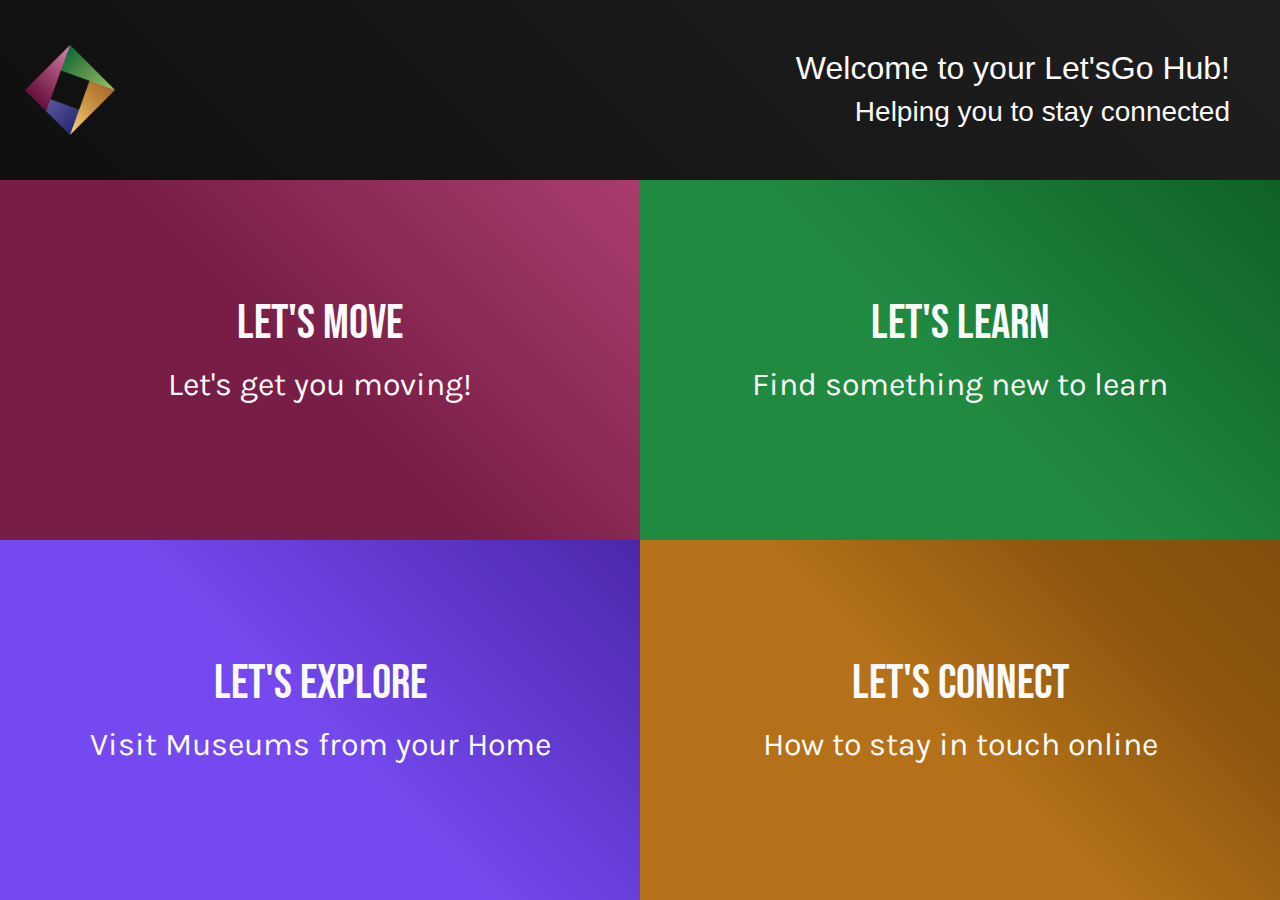
<file: index.html>
<!DOCTYPE html>
<html lang="en">
  <head>
  <link rel="icon" type="assets/images/logo.png" href="assets/images/favicon.png"/>
    <meta charset="UTF-8" />
    <meta name="viewport" content="width=device-width, initial-scale=1.0" />
    <meta http-equiv="X-UA-Compatible" content="ie=edge" />
    <link
      rel="stylesheet"
      href="https://cdnjs.cloudflare.com/ajax/libs/twitter-bootstrap/4.5.0/css/bootstrap.min.css"
    />
    <link
      rel="stylesheet"
      href="https://cdnjs.cloudflare.com/ajax/libs/font-awesome/5.13.0/css/all.min.css"
    />
    <link rel="stylesheet" href="assets/css/style.css" />
    <title>Connecting Together Team 7</title>
  </head>
  <body>
    <header>
      <div class="logo-lp">
        <a href="index.html">
        <img src="assets/images/logo.png">
        </a>
      </div>
      <div class="header-text">
        <h1>Welcome to your Let'sGo Hub!</h1>
        <h2>Helping you to stay connected</h2>
        <p>Choose a Category and let's going!</p>
      </div>
    </header>
    <div class="nav-container">
      <a href="move.html" class="nav-links">
        <div class="quadrant q-1">
          <div class="nav-text">
            <h2 class="h2-font">Let's Move</h2>
            <p>Let's get you moving!</p>
          </div>
        </div>
      </a>

      <a href="learn.html" class="nav-links">
        <div class="quadrant q-2">
          <div class="nav-text">
            <h2 class="h2-font">Let's Learn</h2>
            <p>Find something new to learn</p>
          </div>
        </div>
      </a>

      <a href="explore.html" class="nav-links">
        <div class="quadrant q-3">
          <div class="nav-text">
            <h2 class="h2-font">Let's explore</h2>
            <p>Visit Museums from your Home</p>
          </div>
        </div>
      </a>
      <a href="connect.html" class="nav-links">
        <div class="quadrant q-4">
          <div class="nav-text">
            <h2 class="h2-font">Let's Connect</h2>
            <p>How to stay in touch online</p>
          </div>
        </div>
      </a>
    </div>

    <script src="https://cdnjs.cloudflare.com/ajax/libs/jquery/3.5.1/jquery.slim.min.js"></script>
    <script src="https://cdnjs.cloudflare.com/ajax/libs/popper.js/1.16.1/umd/popper.min.js"></script>
    <script src="https://cdnjs.cloudflare.com/ajax/libs/twitter-bootstrap/4.5.0/js/bootstrap.min.js"></script>
  </body>
</html>
</file>
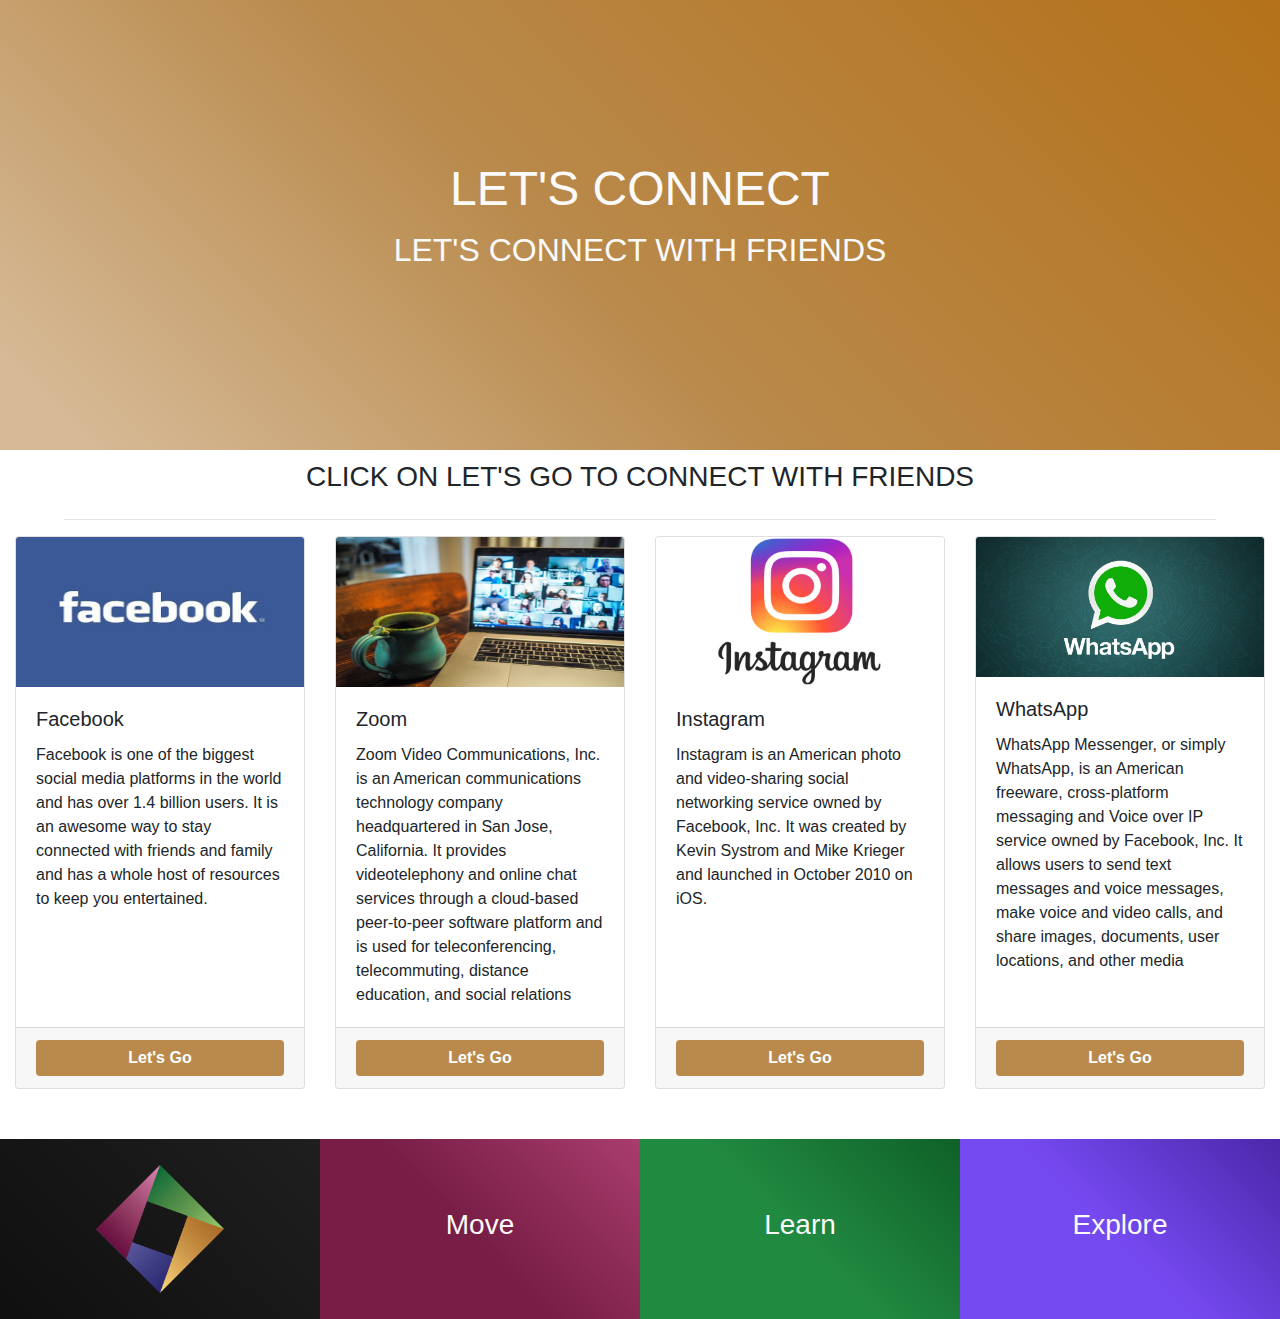
<file: connect.html>
<!DOCTYPE html>
<html lang="en">
  <head>
    <meta charset="UTF-8" />
    <meta name="viewport" content="width=device-width, initial-scale=1.0" />
    <meta http-equiv="X-UA-Compatible" content="ie=edge" />
    <link
      rel="stylesheet"
      href="https://cdnjs.cloudflare.com/ajax/libs/twitter-bootstrap/4.5.0/css/bootstrap.min.css"
    />
    <link
      rel="stylesheet"
      href="https://cdnjs.cloudflare.com/ajax/libs/font-awesome/5.13.0/css/all.min.css"
    />
    <link rel="stylesheet" href="assets/css/connect.css" />
    <title>Document</title>
</head>
<body>
    <div class="nav-container">
      <a href="index.html" class="nav-links">
        <div class="hero-connect main">
          <div class="nav-text">
            <h2>Let's Connect</h2>
            <p>Let's Connect With Friends</p> 
            
          </div>
        </div>
      </a>
      </div>
<!---------------------------------------------------------------------------------------Card Deck-->
<h3 class="connect-h3">Click on let's go to connect with friends</h3>
<h3 class="connect-h3-2">Scroll through to find places to connect with friends</h3>
<hr class="hr-rule">
<div class="card-deck">

    <!------------------------------------------------------------------------------------------------------------------------------------Facebook Modal-->
		<div class="card">
			<img src="assets/images/learn-facebook.jpg" class="card-img-top" alt="facebook on a computer"/>
			<div class="card-body">
				<h5 class="card-title">Facebook</h5>
				<p class="card-text">
					Facebook is one of the biggest social media platforms in the world and has over 1.4 billion users. It is an awesome way to stay connected with friends and family and has a whole host of resources to keep you entertained.
				</p>
			</div>
			<div class="card-footer">
				<button type="button" class="btn btn-success btn-block" data-toggle="modal" data-target="#facebookModalCenter">
            Let's Go
          </button>
				<!-- Modal -->
				<div class="modal fade" id="facebookModalCenter" tabindex="-1" role="dialog"
					aria-labelledby="facebookModalCenterTitle" aria-hidden="true">
					<div class="modal-dialog modal-dialog-centered" role="document">
						<div class="modal-content">
							<div class="modal-header">
								<h5 class="modal-title" id="facebookModalLongTitle">Facebook</h5>
								<button type="button" class="close" data-dismiss="modal" aria-label="Close">
                    <span aria-hidden="true">&times;</span>
                  </button>
							</div>
							<div class="modal-body">
								<div class="videoWrapper">
									<!-- Copy & Pasted from YouTube -->
									<iframe width="560" height="315" src="https://www.youtube.com/embed/ZSFyB_I9QnI" frameborder="0" allow="accelerometer; autoplay; encrypted-media; gyroscope; picture-in-picture" allowfullscreen></iframe>
								</div>
							</div>
							<div class="modal-footer">
								<button type="button" class="btn btn-success" data-dismiss="modal">
                    Close
                  </button>
							</div>
						</div>
					</div>
				</div>
			</div>
		</div>
        <!--------------------------------------------------------------------------------------------------------------Zoom-->

  <div class="card">
			<img src="assets/images/learn-zoom.jpg" class="card-img-top" alt="picture of confrence call on zoom"/>
			<div class="card-body">
				<h5 class="card-title">Zoom</h5>
				<p class="card-text">
					Zoom Video Communications, Inc. is an American communications technology company headquartered in San Jose, California. It provides videotelephony and online chat services through a cloud-based peer-to-peer software platform and is used for teleconferencing, telecommuting, distance education, and social relations
				</p>
			</div>
			<div class="card-footer">
				<button type="button" class="btn btn-success btn-block" data-toggle="modal" data-target="#zoomModalCenter">
            Let's Go
          </button>
				<!-- Modal -->
				<div class="modal fade" id="zoomModalCenter" tabindex="-1" role="dialog"
					aria-labelledby="zoomModalCenterTitle" aria-hidden="true">
					<div class="modal-dialog modal-dialog-centered" role="document">
						<div class="modal-content">
							<div class="modal-header">
								<h5 class="modal-title" id="zoomModalLongTitle">Zoom</h5>
								<button type="button" class="close" data-dismiss="modal" aria-label="Close">
                    <span aria-hidden="true">&times;</span>
                  </button>
							</div>
							<div class="modal-body">
								<div class="videoWrapper">
									<!-- Copy & Pasted from YouTube -->
									<iframe width="560" height="315" src="https://www.youtube.com/embed/hEQei3vnEV8" frameborder="0" allow="accelerometer; autoplay; encrypted-media; gyroscope; picture-in-picture" allowfullscreen></iframe>
								</div>
							</div>
							<div class="modal-footer">
								<button type="button" class="btn btn-success" data-dismiss="modal">
                    Close
                  </button>
							</div>
						</div>
					</div>
				</div>
			</div>
		</div>
        <!------------------------------------------------------------------------------------------------------------------------------------------Insta--->
   <div class="card">
			<img src="assets/images/learn-insta.jpg" class="card-img-top" alt="picture of confrence call on zoom"/>
			<div class="card-body">
				<h5 class="card-title">Instagram</h5>
				<p class="card-text">
					Instagram is an American photo and video-sharing social networking service owned by Facebook, Inc. It was created by Kevin Systrom and Mike Krieger and launched in October 2010 on iOS.
				</p>
			</div>
			<div class="card-footer">
				<button type="button" class="btn btn-success btn-block" data-toggle="modal" data-target="#instaModalCenter">
            Let's Go
          </button>
				<!-- Modal -->
				<div class="modal fade" id="instaModalCenter" tabindex="-1" role="dialog"
					aria-labelledby="instaModalCenterTitle" aria-hidden="true">
					<div class="modal-dialog modal-dialog-centered" role="document">
						<div class="modal-content">
							<div class="modal-header">
								<h5 class="modal-title" id="instaModalLongTitle">Instagram</h5>
								<button type="button" class="close" data-dismiss="modal" aria-label="Close">
                    <span aria-hidden="true">&times;</span>
                  </button>
							</div>
							<div class="modal-body">
								<div class="videoWrapper">
									<!-- Copy & Pasted from YouTube -->
									<iframe width="560" height="315" src="https://www.youtube.com/embed/bLTDZbzKRew" frameborder="0" allow="accelerometer; autoplay; encrypted-media; gyroscope; picture-in-picture" allowfullscreen></iframe>
								</div>
							</div>
							<div class="modal-footer">
								<button type="button" class="btn btn-success" data-dismiss="modal">
                    Close
                  </button>
							</div>
						</div>
					</div>
				</div>
			</div>
		</div>

  <!-------------------------------------------------------------------------------------------------------------------------------------------------------Whatsapp-->
  <div class="card">
			<img src="assets/images/learn-whatsapp.jpg" class="card-img-top" alt="image of whatsapp logo"/>
			<div class="card-body">
				<h5 class="card-title">WhatsApp</h5>
				<p class="card-text">
					WhatsApp Messenger, or simply WhatsApp, is an American freeware, cross-platform messaging and Voice over IP service owned by Facebook, Inc. It allows users to send text messages and voice messages, make voice and video calls, and share images, documents, user locations, and other media
				</p>
			</div>
			<div class="card-footer">
				<button type="button" class="btn btn-success btn-block" data-toggle="modal" data-target="#whatsModalCenter">
            Let's Go
          </button>
				<!-- Modal -->
				<div class="modal fade" id="whatsModalCenter" tabindex="-1" role="dialog"
					aria-labelledby="whatsModalCenterTitle" aria-hidden="true">
					<div class="modal-dialog modal-dialog-centered" role="document">
						<div class="modal-content">
							<div class="modal-header">
								<h5 class="modal-title" id="whatsModalLongTitle">WhatsApp</h5>
								<button type="button" class="close" data-dismiss="modal" aria-label="Close">
                    <span aria-hidden="true">&times;</span>
                  </button>
							</div>
							<div class="modal-body">
								<div class="videoWrapper">
									<!-- Copy & Pasted from YouTube -->
									<iframe width="560" height="315" src="https://www.youtube.com/embed/k-vm46ldvhI" frameborder="0" allow="accelerometer; autoplay; encrypted-media; gyroscope; picture-in-picture" allowfullscreen></iframe>
								</div>
							</div>
							<div class="modal-footer">
								<button type="button" class="btn btn-success" data-dismiss="modal">
                    Close
                  </button>
							</div>
						</div>
					</div>
				</div>
			</div>
		</div>
</div>
        <footer>
    <div class="logo-container">
       <a href="index.html">  <img src="assets/images/logo.png" alt="Let's Go Company Logo"> </a>
    </div>

    <div class="text-container move">
        <a href="move.html"><h3>Move</h3></a>
    </div>
    <div class="text-container learn">
       <a href="learn.html"><h3>Learn</h3></a>
    </div>
    <div class="text-container explore">
       <a href="explore.html"><h3>Explore</h3></a>
    </div>
</footer>


   

     <script src="https://cdnjs.cloudflare.com/ajax/libs/jquery/3.5.1/jquery.slim.min.js"></script>
    <script src="https://cdnjs.cloudflare.com/ajax/libs/popper.js/1.16.1/umd/popper.min.js"></script>
    <script src="https://cdnjs.cloudflare.com/ajax/libs/twitter-bootstrap/4.5.0/js/bootstrap.min.js"></script>
</body>
</html>
</file>
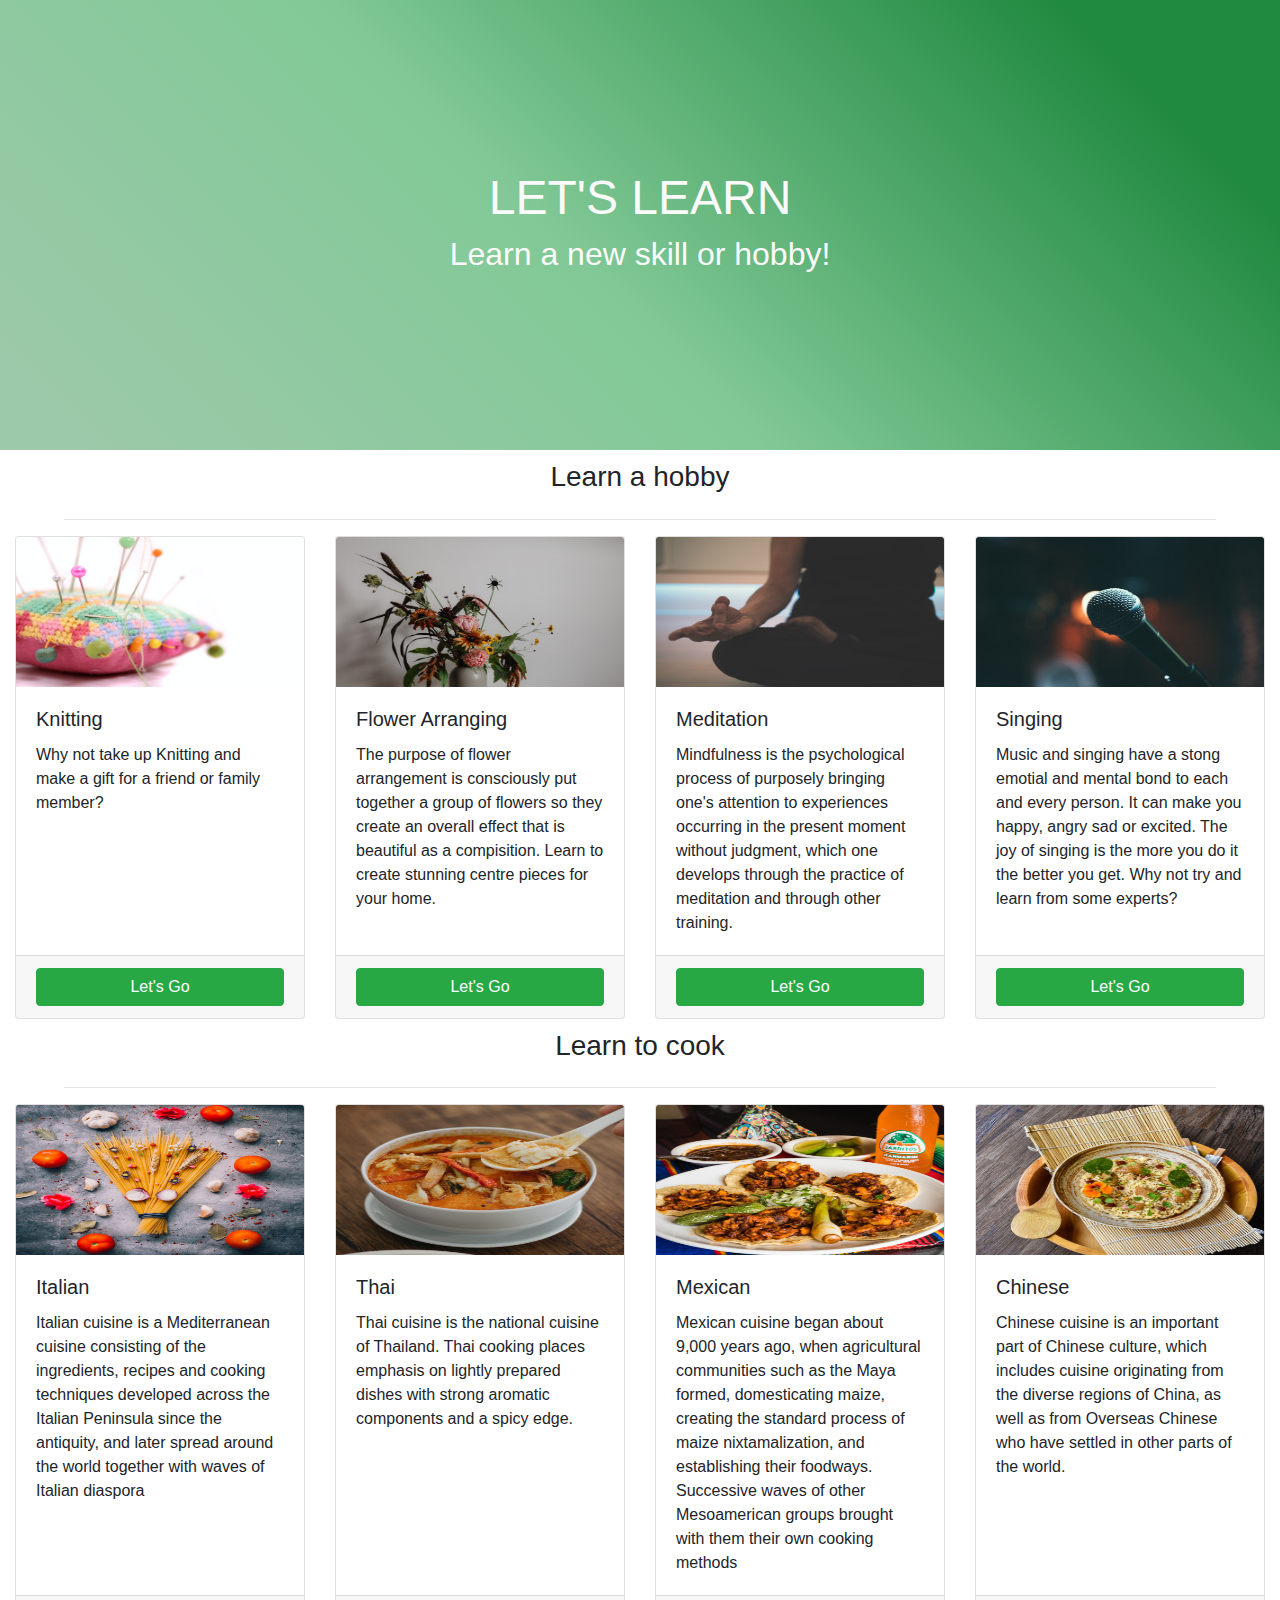
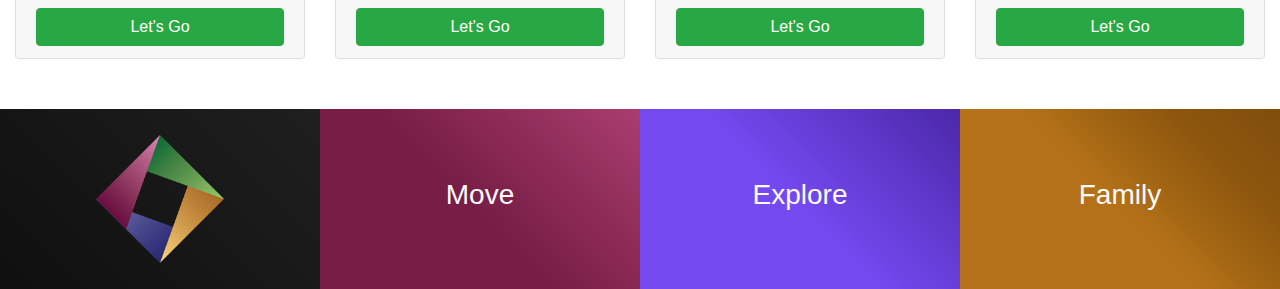
<file: learn.html>
<!DOCTYPE html>
<html lang="en">

<head>
	<meta charset="UTF-8" />
	<meta name="viewport" content="width=device-width, initial-scale=1.0" />
	<meta http-equiv="X-UA-Compatible" content="ie=edge" />
	<link rel="stylesheet"
		href="https://cdnjs.cloudflare.com/ajax/libs/twitter-bootstrap/4.5.0/css/bootstrap.min.css" />
	<link rel="stylesheet" href="https://cdnjs.cloudflare.com/ajax/libs/font-awesome/5.13.0/css/all.min.css" />
	<link rel="stylesheet" href="assets/css/learn.css" />
	<title>Document</title>
</head>

<body>
	<div class="nav-container">
		<a href="index.html" class="nav-links">
			<div class="hero-learn main">
				<div class="nav-text">
					<h2>Let's Learn</h2>
					<h5>Learn a new skill or hobby!</h5>
                    
				</div>
			</div>
            </a>
	</div>
	<!------------------------------------------------------------------------------------------------------------------------------------Card Deck-->
	<h3 class="learn-h3">Learn a hobby</h3>
	<hr class="hr-rule" />
	<div class="card-deck">

    <!------------------------------------------------------------------------------------------------------------------------------------Email Modal-->
		<div class="card">
			<img src="assets/images/learn-knitting.jpg" class="card-img-top" alt="wool and knitting needles"/>
			<div class="card-body">
				<h5 class="card-title">Knitting</h5>
				<p class="card-text myP">
					Why not take up Knitting and make a gift for a friend or family member?
				</p>
			</div>
			<div class="card-footer">
				<button type="button" class="btn btn-success btn-block" data-toggle="modal" data-target="#knittingModalCenter">
            Let's Go
          </button>
				<!-- Modal -->
				<div class="modal fade" id="knittingModalCenter" tabindex="-1" role="dialog"
					aria-labelledby="knittingModalCenterTitle" aria-hidden="true">
					<div class="modal-dialog modal-dialog-centered" role="document">
						<div class="modal-content">
							<div class="modal-header">
								<h5 class="modal-title" id="knittingModalLongTitle">Knitting</h5>
								<button type="button" class="close" data-dismiss="modal" aria-label="Close">
                    <span aria-hidden="true">&times;</span>
                  </button>
							</div>
							<div class="modal-body">
								<div class="videoWrapper">
									<!-- Copy & Pasted from YouTube -->
									<iframe width="560" height="315" src="https://www.youtube.com/embed/hM5M2Fu0RtY" frameborder="0" allow="accelerometer; autoplay; encrypted-media; gyroscope; picture-in-picture" allowfullscreen></iframe>
								</div>
							</div>
							<div class="modal-footer">
								<button type="button" class="btn btn-success" data-dismiss="modal">
                    Close
                  </button>
							</div>
						</div>
					</div>
				</div>
			</div>
		</div>
<!------------------------------------------------------------------------------------------------------------------------------------Facebook Modal-->
		<div class="card">
			<img src="assets/images/learn-flower.jpg" class="card-img-top" alt="flower arrangement on a table"/>
			<div class="card-body">
				<h5 class="card-title">Flower Arranging</h5>
				<p class="card-text">
					The purpose of flower arrangement is consciously put together a group of flowers so they create an overall effect that is beautiful as a compisition. Learn to create stunning centre pieces for your home.
				</p>
			</div>
			<div class="card-footer">
				<button type="button" class="btn btn-success btn-block" data-toggle="modal" data-target="#flowerModalCenter">
            Let's Go
          </button>
				<!-- Modal -->
				<div class="modal fade" id="flowerModalCenter" tabindex="-1" role="dialog"
					aria-labelledby="flowerModalCenterTitle" aria-hidden="true">
					<div class="modal-dialog modal-dialog-centered" role="document">
						<div class="modal-content">
							<div class="modal-header">
								<h5 class="modal-title" id="flowerModalLongTitle">
									Flower Arranging
								</h5>
								<button type="button" class="close" data-dismiss="modal" aria-label="Close">
                    <span aria-hidden="true">&times;</span>
                  </button>
							</div>
							<div class="modal-body">
								<div class="videoWrapper">
									<!-- Copy & Pasted from YouTube -->
									<iframe width="560" height="315" src="https://www.youtube.com/embed/sn6ZQHWwPm4" frameborder="0" allow="accelerometer; autoplay; encrypted-media; gyroscope; picture-in-picture" allowfullscreen></iframe>
								</div>
							</div>
							<div class="modal-footer">
								<button type="button" class="btn btn-success" data-dismiss="modal">
                    Close
                  </button>
							</div>
						</div>
					</div>
				</div>
			</div>
		</div>
<!------------------------------------------------------------------------------------------------------------------------------------Youtube Modal-->
		<div class="card">
			<img src="assets/images/learn-meditation.jpg" class="card-img-top" alt="picture of person meditating"/>
			<div class="card-body">
				<h5 class="card-title">Meditation</h5>
				<p class="card-text">
					Mindfulness is the psychological process of purposely bringing one's attention to experiences occurring in the present moment without judgment, which one develops through the practice of meditation and through other training.
				</p>
			</div>
			<div class="card-footer">

				<!-- Button trigger modal -->
				<button type="button" class="btn btn-success btn-block" data-toggle="modal" data-target="#meditationModalCenter">
            Let's Go
          </button>

				<!-- Modal -->
				<div class="modal fade" id="meditationModalCenter" tabindex="-1" role="dialog"
					aria-labelledby="meditationModalCenterTitle" aria-hidden="true">
					<div class="modal-dialog modal-dialog-centered" role="document">
						<div class="modal-content">
							<div class="modal-header">
								<h5 class="modal-title" id="meditationModalLongTitle">
									Meditation & Mindfullness
								</h5>
								<button type="button" class="close" data-dismiss="modal" aria-label="Close">
                    <span aria-hidden="true">&times;</span>
                  </button>
							</div>
							<div class="modal-body">
								<div class="videoWrapper">
									<!-- Copy & Pasted from YouTube -->
									<iframe width="560" height="315" src="https://www.youtube.com/embed/wPUWdhHDKS4" frameborder="0" allow="accelerometer; autoplay; encrypted-media; gyroscope; picture-in-picture" allowfullscreen></iframe>
								</div>
							</div>
							<div class="modal-footer">
								<button type="button" class="btn btn-success" data-dismiss="modal">
                    Close
                  </button>
							</div>
						</div>
					</div>
				</div>
			</div>
		</div>
<!------------------------------------------------------------------------------------------------------------------------------------Zoom Modal-->
		<div class="card">
			<img src="assets/images/learn-singing.jpg" class="card-img-top" alt="A microphone in dim light"/>
			<div class="card-body">
				<h5 class="card-title">Singing</h5>
				<p class="card-text">
					Music and singing have a stong emotial and mental bond to each and every person. It can make you happy, angry sad or excited. The joy of singing is the more you do it the better you get. Why not try and learn from some experts?
				</p>
			</div>
			<div class="card-footer">
				<button type="button" class="btn btn-success btn-block" data-toggle="modal" data-target="#singingModalCenter">
            Let's Go
          </button>
				<!-- Modal -->
				<div class="modal fade" id="singingModalCenter" tabindex="-1" role="dialog"
					aria-labelledby="singingModalCenterTitle" aria-hidden="true">
					<div class="modal-dialog modal-dialog-centered" role="document">
						<div class="modal-content">
							<div class="modal-header">
								<h5 class="modal-title" id="singingModalLongTitle">Singing & Music</h5>
								<button type="button" class="close" data-dismiss="modal" aria-label="Close">
                    <span aria-hidden="true">&times;</span>
                  </button>
							</div>
							<div class="modal-body">
								<div class="videoWrapper">
									<!-- Copy & Pasted from YouTube -->
									<iframe width="560" height="315" src="https://www.youtube.com/embed/Jn_IIOyTr_A" frameborder="0" allow="accelerometer; autoplay; encrypted-media; gyroscope; picture-in-picture" allowfullscreen></iframe>
								</div>
							</div>
							<div class="modal-footer">
								<button type="button" class="btn btn-success" data-dismiss="modal">
                  Close
                  </button>
							</div>
						</div>
					</div>
				</div>
			</div>
		</div>
	</div>
	<!------------------------------------------------------------------------------------------Food group cards-->
	<h3 class="learn-h3">Learn to cook</h3>

	<hr class="hr-rule" />

	<div class="card-deck">
    <!------------------------------------------------------------------------------------------------------------------------------------Italian Modal-->
		<div class="card">
			<img src="assets/images/learn-italian.jpg" class="card-img-top" alt="pasta on a table with spices"/>
			<div class="card-body">
				<h5 class="card-title">Italian</h5>
				<p class="card-text">
					Italian cuisine is a Mediterranean cuisine consisting of the ingredients, recipes and cooking techniques developed across the Italian Peninsula since the antiquity, and later spread around the world together with waves of Italian diaspora
				</p>
			</div>
			<div class="card-footer">
				<button type="button" class="btn btn-success  btn-block" data-toggle="modal" data-target="#italianModal">Let's Go</button>
				<!-- Modal -->
				<div class="modal fade" id="italianModal" tabindex="-1" role="dialog"
					aria-labelledby="italianModalCenterTitle" aria-hidden="true">
					<div class="modal-dialog modal-dialog-centered" role="document">
						<div class="modal-content">
							<div class="modal-header">
								<h5 class="modal-title" id="exampleModalLongTitle">
									Learn to Cook Italian
								</h5>
								<button type="button" class="close" data-dismiss="modal" aria-label="Close"><span aria-hidden="true">&times;</span></button>
							</div>
							<div class="modal-body">
								<div class="videoWrapper">
									<!-- Copy & Pasted from YouTube -->
									<iframe width="560" height="315" src="https://www.youtube.com/embed/MyPKPRv0q7s"
										frameborder="0"
										allow="accelerometer; autoplay; encrypted-media; gyroscope; picture-in-picture"
										allowfullscreen></iframe>
								</div>
							</div>
							<div class="modal-footer">
								<button type="button" class="btn btn-success" data-dismiss="modal">Close</button>
							</div>
						</div>
					</div>
				</div>
			</div>
		</div>
<!------------------------------------------------------------------------------------------------------------------------------------Thai Modal-->
		<div class="card">
			<img src="assets/images/learn-thai.jpg" class="card-img-top" alt="thai curry in a bowl"/>
			<div class="card-body">
				<h5 class="card-title">Thai</h5>
				<p class="card-text">
					Thai cuisine is the national cuisine of Thailand. Thai cooking places emphasis on lightly prepared dishes with strong aromatic components and a spicy edge.
				</p>
			</div>
			<div class="card-footer">
				<button type="button" class="btn btn-success btn-block" data-toggle="modal" data-target="#thaiModalCenter">Let's Go</button>

				<!-- Modal -->
				<div class="modal fade" id="thaiModalCenter" tabindex="-1" role="dialog"
					aria-labelledby="thaiModalCenterTitle" aria-hidden="true">
					<div class="modal-dialog modal-dialog-centered" role="document">
						<div class="modal-content">
							<div class="modal-header">
								<h5 class="modal-title" id="thaiModalLongTitle">Learn to cook Thai food</h5>
								<button type="button" class="close" data-dismiss="modal" aria-label="Close">
          <span aria-hidden="true">&times;</span>
        </button>
							</div>
							<div class="modal-body">
								<div class="videoWrapper">
									<!-- Copy & Pasted from YouTube -->
									<iframe width="560" height="315" src="https://www.youtube.com/embed/6kB3sfLM29Y"
										frameborder="0"
										allow="accelerometer; autoplay; encrypted-media; gyroscope; picture-in-picture"
										allowfullscreen></iframe>
								</div>
							</div>
							<div class="modal-footer">
								<button type="button" class="btn btn-success" data-dismiss="modal">Close</button>
							</div>
						</div>
					</div>
				</div>
			</div>
		</div>
<!------------------------------------------------------------------------------------------------------------------------------------Mexican Modal-->
		<div class="card">
			<img src="assets/images/learn-mexican.jpg" class="card-img-top" alt="plate of mexican foods"/>
			<div class="card-body">
				<h5 class="card-title">Mexican</h5>
				<p class="card-text">
					Mexican cuisine began about 9,000 years ago, when agricultural communities such as the Maya formed, domesticating maize, creating the standard process of maize nixtamalization, and establishing their foodways. Successive waves of other Mesoamerican groups brought with them their own cooking methods
				</p>
			</div>

			<div class="card-footer">
				<button type="button" class="btn btn-success btn-block" data-toggle="modal" data-target="#mexicanModalCenter">
  Let's Go
</button>

				<div class="modal fade" id="mexicanModalCenter" tabindex="-1" role="dialog"
					aria-labelledby="mexicanModalCenterTitle" aria-hidden="true">
					<div class="modal-dialog modal-dialog-centered" role="document">
						<div class="modal-content">
							<div class="modal-header">
								<h5 class="modal-title" id="mexicanModalLongTitle">Learn to cook mexican</h5>
								<button type="button" class="close" data-dismiss="modal" aria-label="Close">
          <span aria-hidden="true">&times;</span>
        </button>
							</div>
							<div class="modal-body">
								<div class="videoWrapper">
									<!-- Copy & Pasted from YouTube -->
									<iframe width="560" height="315" src="https://www.youtube.com/embed/kfNX6bLjVaE"
										frameborder="0"
										allow="accelerometer; autoplay; encrypted-media; gyroscope; picture-in-picture"
										allowfullscreen></iframe>
								</div>
							</div>
							<div class="modal-footer">
								<button type="button" class="btn btn-success" data-dismiss="modal">Close</button>
							</div>
						</div>
					</div>
				</div>

			</div>
		</div>
		<div class="card">
			<img src="assets/images/learn-chinese.jpg" class="card-img-top" alt="picture of chinese food"/>
			<div class="card-body">
				<h5 class="card-title">Chinese</h5>
				<p class="card-text">
					Chinese cuisine is an important part of Chinese culture, which includes cuisine originating from the diverse regions of China, as well as from Overseas Chinese who have settled in other parts of the world. 
				</p>
			</div>
			<div class="card-footer">
				<button type="button" class="btn btn-success btn-block" data-toggle="modal" data-target="#chineseModalCenter">
  Let's Go
</button>
				<!-- Modal -->
				<div class="modal fade" id="chineseModalCenter" tabindex="-1" role="dialog"
					aria-labelledby="chineseModalCenterTitle" aria-hidden="true">
					<div class="modal-dialog modal-dialog-centered" role="document">
						<div class="modal-content">
							<div class="modal-header">
								<h5 class="modal-title" id="chineseModalLongTitle">Learn to cook Chinese Food</h5>
								<button type="button" class="close" data-dismiss="modal" aria-label="Close">
          <span aria-hidden="true">&times;</span>
        </button>
							</div>
							<div class="modal-body">
								<div class="videoWrapper">
									<!-- Copy & Pasted from YouTube -->
									<iframe width="560" height="315" src="https://www.youtube.com/embed/J3tCBVTgzLg"
										frameborder="0"
										allow="accelerometer; autoplay; encrypted-media; gyroscope; picture-in-picture"
										allowfullscreen></iframe>
								</div>
							</div>
							<div class="modal-footer">
								<button type="button" class="btn btn-success" data-dismiss="modal">Close</button>
							</div>
						</div>
					</div>
				</div>
			</div>
		</div>
	</div>
    <footer>
    <div class="logo-container">
       <a href="index.html">  <img src="assets/images/logo.png" alt="Let's Go Company Logo"> </a>
    </div>

    <div class="text-container move">
        <a href="move.html"><h3>Move</h3></a>
    </div>
    <div class="text-container explore">
       <a href="explore.html"><h3>Explore</h3></a>
    </div>
    <div class="text-container family">
       <a href="connect.html"><h3>Family</h3></a>
    </div>
</footer>
	<script src="https://cdnjs.cloudflare.com/ajax/libs/jquery/3.5.1/jquery.slim.min.js"></script>
	<script src="https://cdnjs.cloudflare.com/ajax/libs/popper.js/1.16.1/umd/popper.min.js"></script>
	<script src="https://cdnjs.cloudflare.com/ajax/libs/twitter-bootstrap/4.5.0/js/bootstrap.min.js"></script>
</body>

</html>
</file>
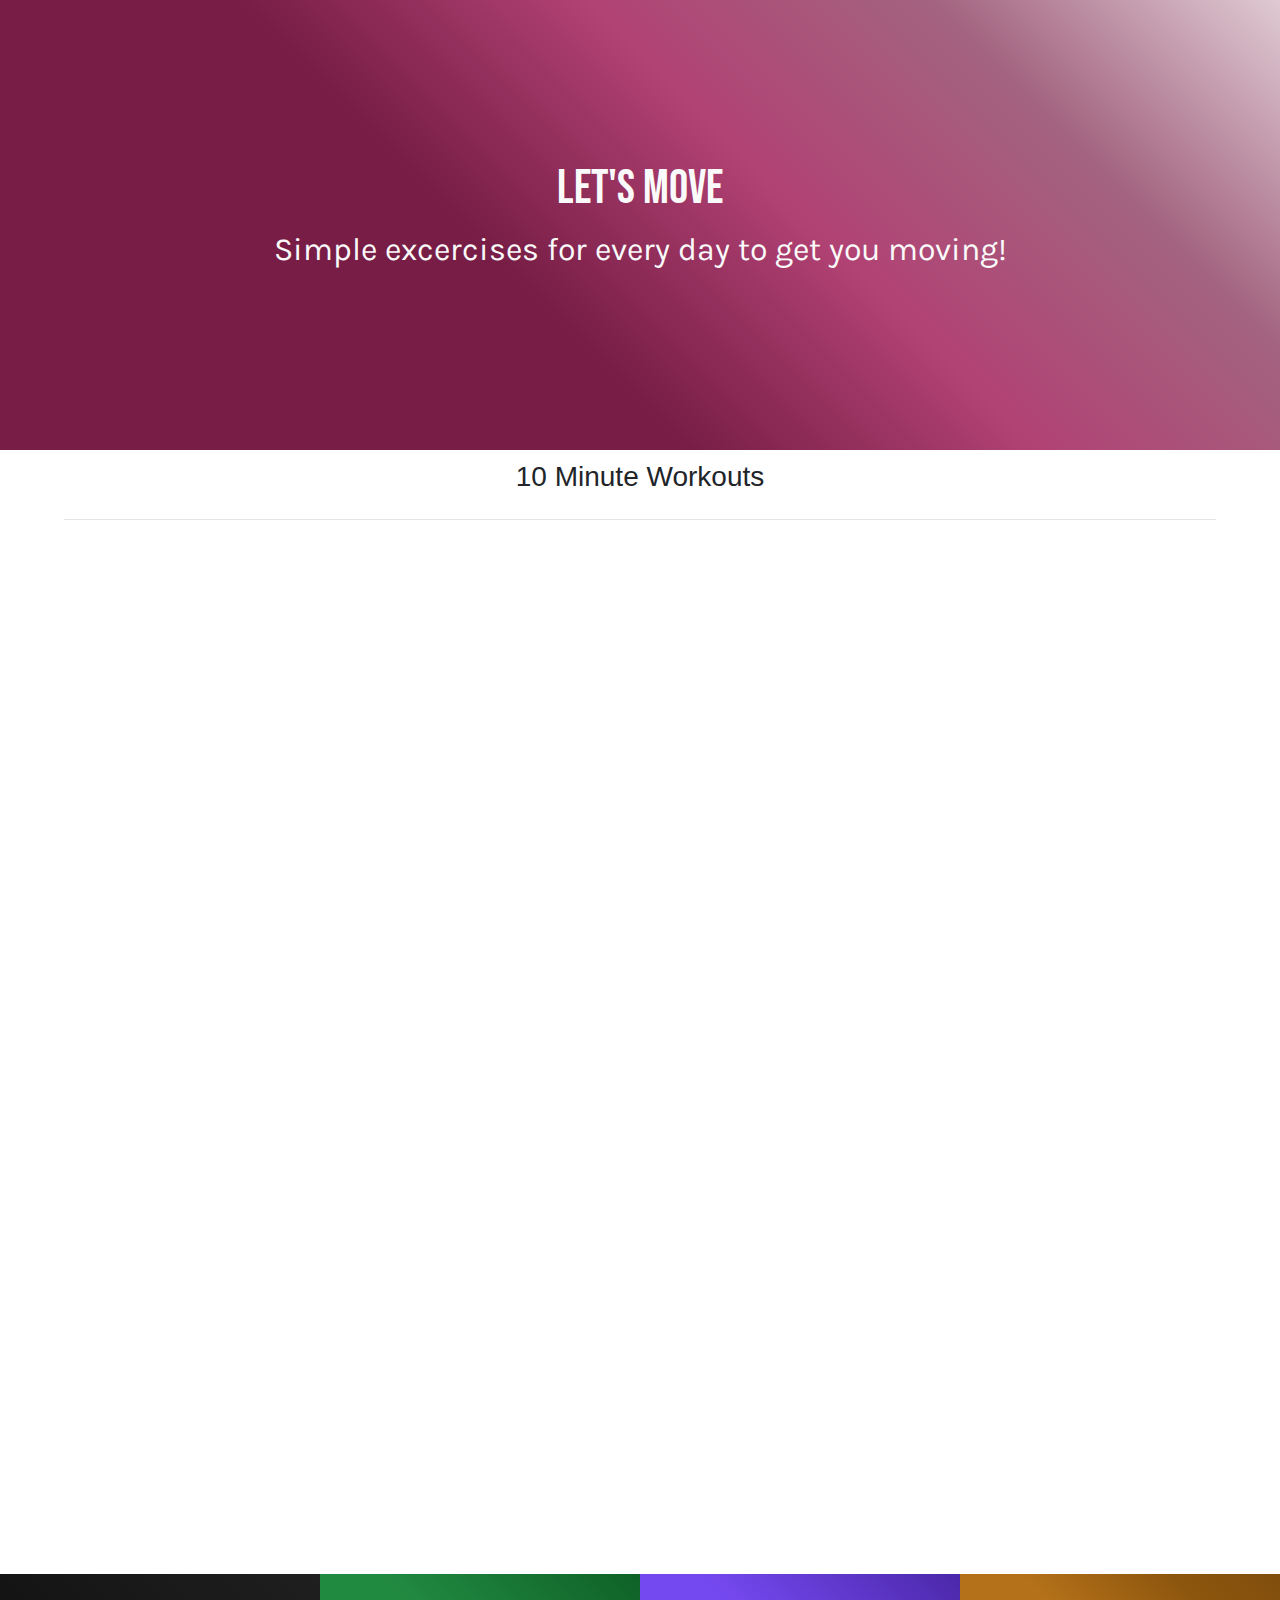
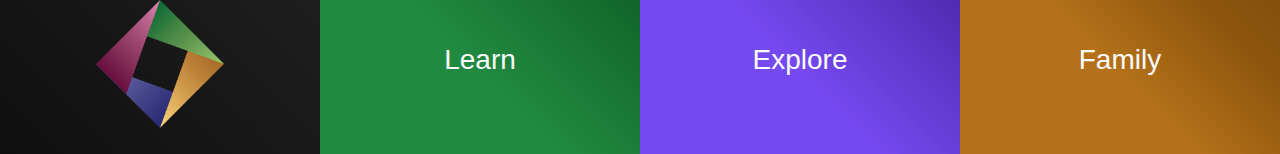
<file: move.html>
<!DOCTYPE html> 
<html lang="en">

  <head>
    <meta charset="UTF-8" />
    <meta name="viewport" content="width=device-width, initial-scale=1.0" />
    <link
      rel="stylesheet"
      href="https://cdnjs.cloudflare.com/ajax/libs/twitter-bootstrap/4.5.0/css/bootstrap.min.css"
    />
    <link
      rel="stylesheet"
      href="https://cdnjs.cloudflare.com/ajax/libs/font-awesome/5.13.0/css/all.min.css"
    />
    <link rel="stylesheet" href="assets/css/style.css" />
    <link rel="stylesheet" href="assets/css/learn.css" />
    <title>Let's Move!</title>
  </head>
  <body>
    <div class="nav-container">
      <a href="#" class="nav-links">
        <div class="hero-learn main2">
          <div class="nav-text">
            <h2>Let's Move</h2>
            <p>Simple excercises for every day to get you moving!</p>
          </div>
        </div>
      </a>
    </div>
    <!--Work out videos-->
    <h3 class="learn-h3">10 Minute Workouts</h3>
    <hr class="hr-rule" />
<div class="container">
<div class="row">
    <div class="col-12 col-md-6 video-wraper">
      <div class="iframe-container">
        <iframe
          width="560"
          height="315"
          src="https://www.youtube.com/embed/A2wp8Ipxn9s"
          frameborder="0"
          allow="accelerometer; autoplay; encrypted-media; gyroscope; picture-in-picture"
          allowfullscreen
        ></iframe>
      </div>
    </div>
    <div class="col-12 col-md-6 video-wraper">
      <div class="iframe-container">
        <iframe
          width="560"
          height="315"
          src="https://www.youtube.com/embed/ybVMu31DLQU?list=PLyCLoPd4VxBvH1ZqD6Vp6vD2C2No1cloe"
          frameborder="0"
          allow="accelerometer; autoplay; encrypted-media; gyroscope; picture-in-picture"
          allowfullscreen
        ></iframe>
      </div>
    </div>
    </div>
    <div class="row">
    <div class="col-12 col-md-6 video-wraper">
      <div class="iframe-container">
        <iframe
          width="560"
          height="315"
          src="https://www.youtube.com/embed/TeRC_4WO-Dg?list=PLyCLoPd4VxBvH1ZqD6Vp6vD2C2No1cloe"
          frameborder="0"
          allow="accelerometer; autoplay; encrypted-media; gyroscope; picture-in-picture"
          allowfullscreen
        ></iframe>
      </div>
    </div>
    <div class="col-12 col-md-6 video-wraper">
      <div class="iframe-container">
        <iframe
          width="560"
          height="315"
          src="https://www.youtube.com/embed/6Ts-deSDnRM"
          frameborder="0"
          allow="accelerometer; autoplay; encrypted-media; gyroscope; picture-in-picture"
          allowfullscreen
        ></iframe>
      </div>
    </div>
    </div>
    <div class="row">
    <div class="col-12 col-md-6 video-wraper">
      <div class="iframe-container">
        <iframe
          width="560"
          height="315"
          src="https://www.youtube.com/embed/NDLad2vOHkU"
          frameborder="0"
          allow="accelerometer; autoplay; encrypted-media; gyroscope; picture-in-picture"
          allowfullscreen
        ></iframe>
      </div>
    </div>
    <div class="col-12 col-md-6 video-wraper">
      <div class="iframe-container">
        <iframe
          width="560"
          height="315"
          src="https://www.youtube.com/embed/EhHOJywrSxI"
          frameborder="0"
          allow="accelerometer; autoplay; encrypted-media; gyroscope; picture-in-picture"
          allowfullscreen
        ></iframe>
      </div>
    </div>
</div>
</div>

<footer>
    <div class="logo-container">
       <a href="index.html">  <img src="assets/images/logo.png" alt="Let's Go Company Logo"> </a>
    </div>

    <div class="text-container learn">
        <a href="learn.html"> <h3>Learn</h3></a>
    </div>
    <div class="text-container explore">
       <a href="explore.html"> <h3>Explore</h3></a>
    </div>
    <div class="text-container family">
       <a href="connect.hmtl">  <h3>Family</h3></a>
    </div>
</footer>
  </body>
</html>
</file>
<file: assets/css/style.css>
@import url('https://fonts.googleapis.com/css2?family=Bebas+Neue&family=Karla&display=swap');
body {
  font-family: Verdana, sans-serif;
}

header {
  width: 100%;
  height: 20vh;
 background: linear-gradient(45deg, rgb(15,15,15),rgb(32, 31, 31));
  color: #fafafa;
  display: flex;
  align-items: center;
  justify-content: center;
}

.logo-lp{
    width:20%;
    height:50%;
    
}

.logo-lp img{
    width:auto;
    height:100%;
    margin-left: 15px;
}

.header-text {
  max-width: 80%;
  text-align: right;
  margin-right: 50px;
  
}
.header-text h1 {
  margin-top: 5px;
  margin-bottom: 8px;
  font-size: 2rem;
}

.header-text h2 {
  font-size: 1.75rem;
}

.header-text p {
  margin-top: 20px;
  font-size: 1.5rem;
  display: none;
}

.logo-lp {
  margin-right: auto;
  margin-left: 10px;
}

.nav-container {
  width: 100%;
  height: 80%;
  display: flex;
  flex-wrap: wrap;
}
.quadrant {
  text-align: center;
  position: relative;
  display: flex;
  justify-content: center;
  align-items: center;

}

.nav-links {
  display: flex;
  width: 50%;
  height: 40vh;
  color: #fafafa;
  
}
.nav-links:hover {
  text-decoration: none;
}

.q-1 {
  width: 100%;
  height: 100%;
  padding: 0;
  margin: 0;
  background: linear-gradient(
    45deg,
    rgb(120, 30, 70) 40%,
    rgb(177, 66, 116),
rgb(53, 8, 27), rgb(49, 6, 25)
  );
  animation: click 1s linear forwards;
  background-size: 300% 300%;
}

.quadrant:hover{
     animation: gradient 5s ease infinite;
     
}

@keyframes gradient {
	0% {
		background-position: 0% 0%;
	}
    25%{
        background-position: 50% 50%;
    }
	50% {
		background-position: 100% 50%;
	}

    75%{
        background-position: 50% 50%;
    }
	100% {
		background-position: 0% 50%;
	}
}


.q-2 {
  width: 100%;
  height: 100%;
  padding: 0;
  margin: 0;
  background: linear-gradient(
    45deg,
    rgb(33, 138, 65) 40%,
    rgb(12, 90, 35),
    rgb(5, 48, 18),
     rgb(12, 73, 30)
  );
  animation: click 1s linear forwards;
  background-size: 300% 300%;
}



.q-3 {
  width: 100%;
  height: 100%;
  padding: 0;
  margin: 0;
  background: linear-gradient(
    45deg,
    rgb(117, 73, 240) 40%,
  rgb(44, 15, 117),
    rgb(12, 3, 39)
  );
  animation: click 1s linear forwards;
  background-size: 300% 300%;
}




.q-4 {
  width: 100%;
  height: 100%;
  padding: 0;
  margin: 0;
  background: linear-gradient(
    45deg,
    rgb(180, 113, 25) 40%,
    rgb(141, 86, 14)50%,
    rgb(95, 57, 8),
    rgb(51, 30, 3)
  );
  animation: click 1s linear forwards;
  background-size: 300% 300%;
}



.nav-text h2 {
  color: #fafafa;
  text-decoration: none;
  font-size: 3rem;
  font-family: 'Bebas Neue', cursive;
}

.nav-text p {
  color: #fafafa;
  text-decoration: none;
  font-size: 2rem;
  font-family: 'Karla', sans-serif;
}


@media screen and (max-width:992px){
    .header-text h1{
        font-size: 1.5rem;
    }
    .header-text h2 {
        font-size: 1.25rem;
    }

    .header-text p {
        font-size: 1rem;
        display: block;
    }
}

@media screen and (max-width:768px){
    .q-1, .q-2, .q-3, .q-4{
    
        animation: gradient 5s ease forwards;

    }

    .q-1{
        animation-delay: 0s;
    }

    .q-2{
         animation-delay: 3s;
    }

    .q-3{
         animation-delay: 8s;
    }

    .q-4{
         animation-delay: 13s;
    }

    @keyframes gradient {
	0% {
		background-position: 0% 0%;
	}
    25%{
        background-position: 50% 50%;
    }
	50% {
		background-position: 100% 50%;
	}

    75%{
        background-position: 50% 50%;
    }
	100% {
		background-position: 0% 50%;
	}
}


}

@media screen and (max-width:660px){
    .header-text{
        text-align: center;
        margin-top: 5px;
    }
    .nav-text h2{
        font-size: 2rem;
    }

    .nav-text p {
        font-size: 1.25rem;
    }
}
@media screen and (max-width:461px){
    .header-text{
        text-align: center;
        margin-top: 20px;
    }
    .header-text h1{
       
        font-size: 1rem;
      
    }
    .header-text h2 {
        font-size: 1rem;
    }

    .header-text p {
        font-size: 0.75rem;
    }
}

@media screen and (max-width:352px){
   .logo-lp {
    margin-left: -9px;
   }
}


/*--Let's Move section--*/

.main2 {
  width: 100%;
  height: 100%;
  padding: 0;
  margin: 0;
  background: linear-gradient(45deg,rgb(120, 30, 70) 40%, rgb(177, 66, 116),rgb(163, 100, 128),rgb(223, 202, 211)) ;
}
.iframe-container {
position: relative;
  padding-bottom: 56.25%; 
  height: 0;
}
.iframe-container iframe{
  position: absolute;
  top:0;
  left: 0;
  width: 100%;
  height: 100%;
}
.video-wraper {

    padding: 10px;
}




/* Move Section */


footer{
    margin-top: 50px;
    display: flex;
    height:20vh;
    align-items:center;
    text-align: center;
}
.logo-container{
    max-width:25%;
    height:100%;
    display: flex;
    align-items: center;
    justify-content: center;
    background: linear-gradient(45deg, rgb(15,15,15),rgb(32, 31, 31));
}
.logo-container img {
    width:40%;
    height:auto;
}

.text-container {
    min-width:25%;
    height:100%;
    text-align: center;
}

.text-container a {
color:#fafafa;
width:100%;
height:100%;
 display: flex;
  justify-content: center;
  align-items: center;
  text-decoration: none;
  
}

.text-container a:hover{
    text-decoration: none;
}


.learn{
    background: linear-gradient(
    45deg,
    rgb(33, 138, 65) 40%,
    rgb(12, 90, 35),
    rgb(5, 48, 18),
     rgb(12, 73, 30)
  );
   background-size: 300% 300%;
}
.explore{
    background: linear-gradient(
    45deg,
    rgb(117, 73, 240) 40%,
  rgb(44, 15, 117),
    rgb(12, 3, 39)
  );
   background-size: 300% 300%;
}

.family{
    background: linear-gradient(
    45deg,
    rgb(180, 113, 25) 40%,
    rgb(141, 86, 14)50%,
    rgb(95, 57, 8),
    rgb(51, 30, 3)
  );
   background-size: 300% 300%;
}


.learn:hover, .explore:hover, .family:hover{
     animation: footer 5s ease infinite;
     
}

@keyframes footer {
	0% {
		background-position: 0% 0%;
	}
    25%{
        background-position: 50% 50%;
    }
	50% {
		background-position: 100% 50%;
	}

    75%{
        background-position: 50% 50%;
    }
	100% {
		background-position: 0% 50%;
	}
}



@media screen and (max-width: 488px) {
  footer {
    flex-wrap: wrap;
  }
  .logo-container {
    max-width: 50%;
  }

  .text-container {
    width: 50%;
  }
}
</file>
<file: assets/css/connect.css>
@import url('https://fonts.googleapis.com/css2?family=Bebas+Neue&family=Karla&display=swap');
body {
  font-family: Verdana, sans-serif;
}

.nav-container {
  width: 100%;
  height: 100%;
  display: flex;
  flex-wrap: wrap;
}
.hero-connect {
  text-align: center;
  position: relative;
  display: flex;
  justify-content: center;
  align-items: center;
}

.nav-links {
  display: flex;
  width: 100%;
  height: 50vh;
  color: #fafafa;
}
.nav-links:hover {
  text-decoration: none;
}

.main {
  width: 100%;
  height: 100%;
  padding: 0;
  margin: 0;
  background: linear-gradient(
      45deg,
      rgba(214, 186, 150) 5%,
      rgba(185, 138, 76) 44%,
      rgba(180, 113, 25)
    )
    87%;
}

.nav-text h2 {
  color: #fafafa;
  text-decoration: none;
  font-size: 3rem;
  text-transform: uppercase;
}

.nav-text p {
  color: #fafafa;
  text-decoration: none;
  font-size: 2rem;
  text-transform: uppercase;
}

.card-deck {
  margin: 0;
}

.hr-rule {
  width: 90%;
  margin-left: 5%;
  margin-top: 25px;
}
.connect-h3 {
  text-transform: uppercase;
  text-align: center;
  margin-top: 10px;
}

.connect-h3-2 {
  text-align: center;
  margin-top: 10px;
  display: none;
}

img.card-img-top {
  max-height: 150px;
  min-height: 110px;
}

.videoWrapper {
  position: relative;
  padding-bottom: 56.25%; /* 16:9 */
  height: 0;
}
.videoWrapper iframe {
  position: absolute;
  top: 0;
  left: 0;
  width: 100%;
  height: 100%;
}

.card-footer .btn {
  text-align: center;
  font-weight: bold;
  width: 100%;
  background-color: rgb(185, 138, 76);
  border: none;
}

.card-footer .btn:hover {
  background-color: rgb(180, 113, 25);
  color: #fff;
}

footer {
  margin-top: 50px;
  display: flex;
  height: 20vh;
  align-items: center;
  text-align: center;
}
.logo-container {
  max-width: 25%;
  height: 100%;
  display: flex;
  align-items: center;
  justify-content: center;
  background: linear-gradient(45deg, rgb(15, 15, 15), rgb(32, 31, 31));
}
.logo-container img {
  width: 40%;
  height: auto;
}

.text-container {
  min-width: 25%;
  height: 100%;
  text-align: center;
}

.text-container a {
  color: #fafafa;
  width: 100%;
  height: 100%;
  display: flex;
  justify-content: center;
  align-items: center;
  text-decoration: none;
}

.text-container a:hover {
  text-decoration: none;
}
.move {
  background: linear-gradient(
    45deg,
    rgb(120, 30, 70) 40%,
    rgb(177, 66, 116),
    rgb(53, 8, 27),
    rgb(49, 6, 25)
  );
  background-size: 300% 300%;
}

.learn {
  background: linear-gradient(
    45deg,
    rgb(33, 138, 65) 40%,
    rgb(12, 90, 35),
    rgb(5, 48, 18),
    rgb(12, 73, 30)
  );
  background-size: 300% 300%;
}
.explore {
  background: linear-gradient(
    45deg,
    rgb(117, 73, 240) 40%,
    rgb(44, 15, 117),
    rgb(12, 3, 39)
  );
  background-size: 300% 300%;
}

.family {
  background: linear-gradient(
    45deg,
    rgb(180, 113, 25) 40%,
    rgb(141, 86, 14) 50%,
    rgb(95, 57, 8),
    rgb(51, 30, 3)
  );
  background-size: 300% 300%;
}

.learn:hover,
.explore:hover,
.family:hover,
.move:hover {
  animation: footer 5s ease infinite;
}

@keyframes footer {
  0% {
    background-position: 0% 0%;
  }
  25% {
    background-position: 50% 50%;
  }
  50% {
    background-position: 100% 50%;
  }

  75% {
    background-position: 50% 50%;
  }
  100% {
    background-position: 0% 50%;
  }

  
  
}

 @media only screen and (max-width: 1024px){

.nav-container{

    display: block;

}

.nav-links{

    height: 25vh;
}

.nav-text p{

font-size: 20px;
}

.connect-h3-2{
    
    text-align: center;
    text-transform: uppercase;
    display: block;
    padding: 5px;
}

.connect-h3{

    display: none;

}

.connect-h4{
    margin: 20px;
    text-align: center;
    display: block;
}

.card-deck{
    display: flex;
    flex-direction: column ;
    
}

.card{
    
    position: relative;
    width: 100%;
    padding: 20px;
    align-items: center;
    
    
}

img.card-img-top{

    width: 50%;

}

.card-footer{

    width: 40%;
}




   @media only screen and (max-width: 600px){

   .card-deck{
    display: flex;
    flex-direction: column ;
    
}

.card{
    
    
    width: 100%;
    padding: 20px;

}

img.card-img-top{

    width: 100%;

}



@media screen and (max-width: 488px) {
  footer {
    flex-wrap: wrap;
  }
  .logo-container {
    max-width: 50%;
  }

  .text-container {
    width: 50%;
  }
}
</file>
<file: assets/css/learn.css>
@import url('https://fonts.googleapis.com/css2?family=Bebas+Neue&family=Karla&display=swap');
body {
  font-family: Verdana, sans-serif;
}

.nav-container {
  width: 100%;
  height: 100%;
  display: flex;
  flex-wrap: wrap;
}
.hero-learn {
  text-align: center;
  position: relative;
  display: flex;
  justify-content: center;
  align-items: center;
}

.nav-links {
  display: flex;
  width: 100%;
  height: 50vh;
  color: #fafafa;
}
.nav-links:hover {
  text-decoration: none;
}

.main {
  width: 100%;
  height: 100%;
  padding: 0;
  margin: 0;
  background: linear-gradient(
    45deg,
    rgba(156, 201, 169) 5%,
    rgba(130, 201, 151) 44%,
    rgba(33, 138, 65) 87%
  );
}

.nav-text h2 {
  color: #fafafa;
  text-decoration: none;
  font-size: 3rem;
  text-transform: uppercase;
}

.nav-text h5 {
  color: #fafafa;
  text-decoration: none;
  font-size: 2rem;
}

.card-deck {
  margin-top: 25px;
}

.hr-rule {
  width: 90%;
  margin-left: 5%;
  margin-top: 25px;
}
.learn-h3 {
  text-align: center;
  margin-top: 10px;
}

img.card-img-top {
  max-height: 150px;
  min-height: 110px;
}

.card-deck {
  margin: 0;
}

.videoWrapper {
  position: relative;
  padding-bottom: 56.25%; /* 16:9 */
  height: 0;
}
.videoWrapper iframe {
  position: absolute;
  top: 0;
  left: 0;
  width: 100%;
  height: 100%;
}

.dark {
  background-color: black;
  color: green;
}


footer {
  margin-top: 50px;
  display: flex;
  height: 20vh;
  align-items: center;
  text-align: center;
}
.logo-container {
  max-width: 25%;
  height: 100%;
  display: flex;
  align-items: center;
  justify-content: center;
  background: linear-gradient(45deg, rgb(15, 15, 15), rgb(32, 31, 31));
}
.logo-container img {
  width: 40%;
  height: auto;
}

.text-container {
  min-width: 25%;
  height: 100%;
  text-align: center;
}

.text-container a {
  color: #fafafa;
  width: 100%;
  height: 100%;
  display: flex;
  justify-content: center;
  align-items: center;
  text-decoration: none;
}

.text-container a:hover {
  text-decoration: none;
}
.move {
  background: linear-gradient(
    45deg,
    rgb(120, 30, 70) 40%,
    rgb(177, 66, 116),
    rgb(53, 8, 27),
    rgb(49, 6, 25)
  );
  background-size: 300% 300%;
}

.learn {
  background: linear-gradient(
    45deg,
    rgb(33, 138, 65) 40%,
    rgb(12, 90, 35),
    rgb(5, 48, 18),
    rgb(12, 73, 30)
  );
  background-size: 300% 300%;
}
.explore {
  background: linear-gradient(
    45deg,
    rgb(117, 73, 240) 40%,
    rgb(44, 15, 117),
    rgb(12, 3, 39)
  );
  background-size: 300% 300%;
}

.family {
  background: linear-gradient(
    45deg,
    rgb(180, 113, 25) 40%,
    rgb(141, 86, 14) 50%,
    rgb(95, 57, 8),
    rgb(51, 30, 3)
  );
  background-size: 300% 300%;
}

.learn:hover,
.explore:hover,
.family:hover, .move:hover {
  animation: footer 5s ease infinite;
}

@keyframes footer {
  0% {
    background-position: 0% 0%;
  }
  25% {
    background-position: 50% 50%;
  }
  50% {
    background-position: 100% 50%;
  }

  75% {
    background-position: 50% 50%;
  }
  100% {
    background-position: 0% 50%;
  }
}



@media screen and (max-width: 488px) {
  footer {
    flex-wrap: wrap;
  }
  .logo-container {
    max-width: 50%;
  }

  .text-container {
    width: 50%;
  }
}
</file>
